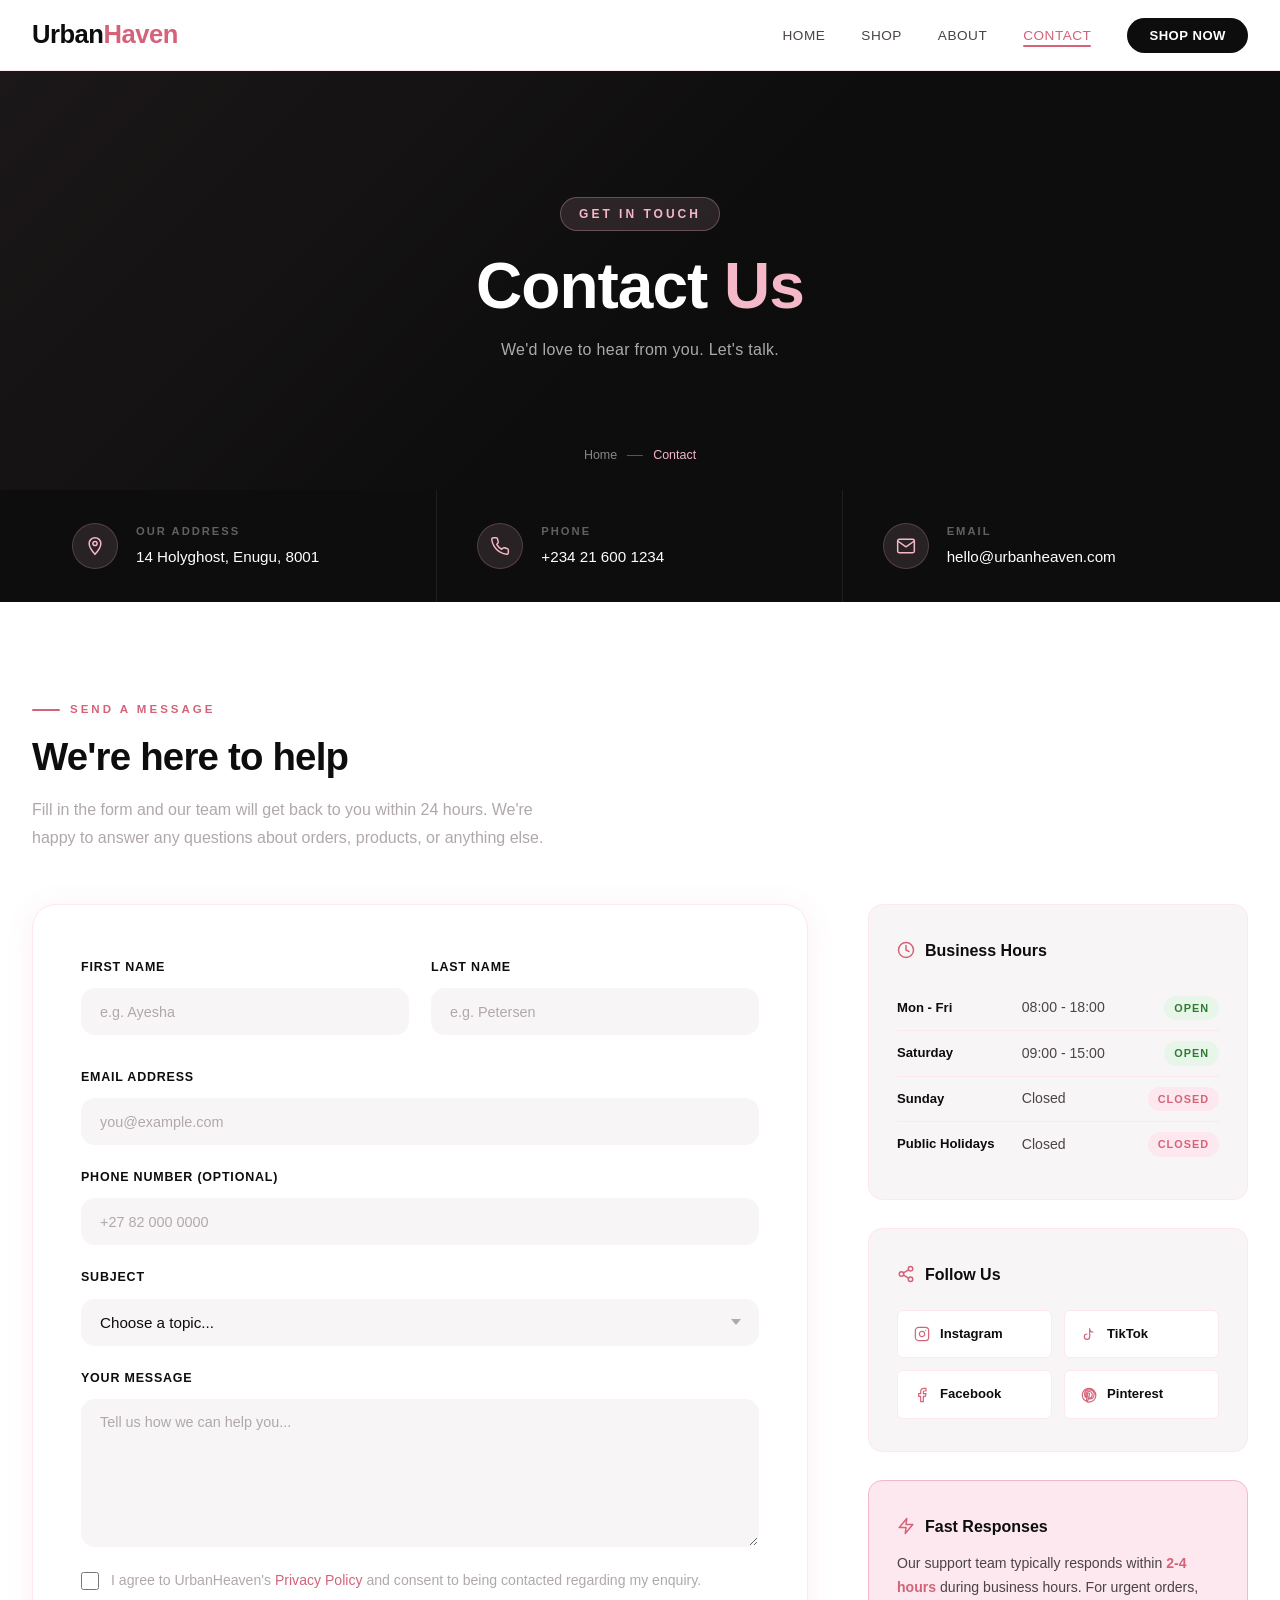
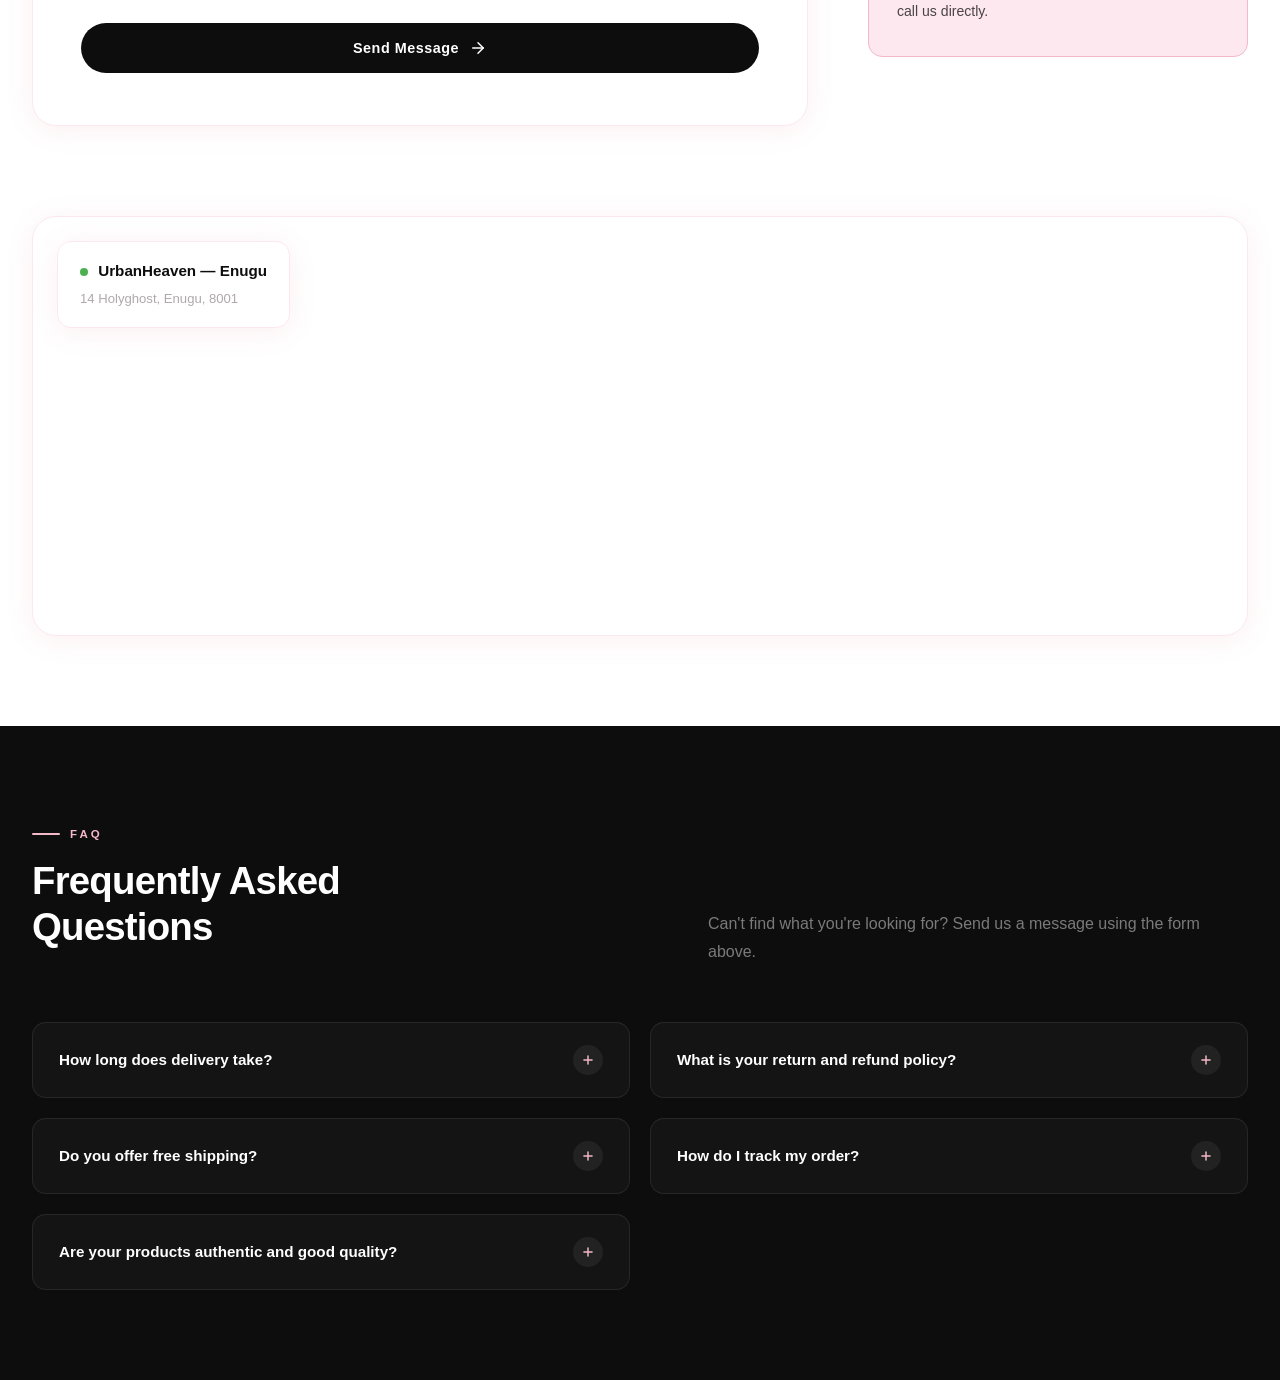
<file: contact.html>
<!DOCTYPE html>
<html lang="en">
<head>
    <meta charset="UTF-8">
    <meta name="viewport" content="width=device-width, initial-scale=1.0">
    <title>Document</title>
    <link rel="stylesheet" href="/css/contact.css">
</head>
<body>

    <body>

  <!-- ============================================================
       NAVIGATION
  ============================================================ -->
  <nav class="navbar" role="navigation" aria-label="Main navigation">
    <div class="nav-inner">
      <a href="index.html" class="nav-logo">Urban<span>Haven</span></a>

      <ul class="nav-links" role="list">
        <li><a href="index.html">Home</a></li>
        <li><a href="products.html">Shop</a></li>
        <li><a href="about.html">About</a></li>
        <li><a href="contact.html" class="active">Contact</a></li>
        <li><a href="products.html" class="nav-cta">Shop Now</a></li>
      </ul>

      <button class="nav-hamburger" aria-label="Open menu" aria-expanded="false" id="hamburgerBtn">
        <span></span>
        <span></span>
        <span></span>
      </button>
    </div>
  </nav>

  <!-- Mobile Menu -->
  <div class="mobile-menu" id="mobileMenu" role="dialog" aria-label="Mobile navigation">
    <a href="index.html">Home</a>
    <a href="products.html">Shop</a>
    <a href="about.html">About</a>
    <a href="contact.html">Contact</a>
  </div>

  <main id="main-content">

    <!-- ============================================================
         HERO
    ============================================================ -->
    <section class="hero" aria-label="Contact page hero">
      <div class="hero-bg" role="presentation" aria-hidden="true"></div>
      <div class="hero-content">
        <p class="hero-eyebrow">Get In Touch</p>
        <h1 class="hero-title">Contact <span>Us</span></h1>
        <p class="hero-subtitle">We'd love to hear from you. Let's talk.</p>
      </div>
      <nav class="breadcrumb" aria-label="Breadcrumb">
        <a href="index.html">Home</a>
        <span class="breadcrumb-sep" aria-hidden="true"></span>
        <span>Contact</span>
      </nav>
    </section>

    <!-- ============================================================
         QUICK INFO STRIP
    ============================================================ -->
    <div class="info-strip" aria-label="Quick contact information">
      <div class="info-strip-inner">

        <div class="info-strip-card">
          <div class="info-strip-icon" aria-hidden="true">
            <!-- Location pin icon -->
            <svg viewBox="0 0 24 24" aria-hidden="true">
              <path d="M12 2C8.13 2 5 5.13 5 9c0 5.25 7 13 7 13s7-7.75 7-13c0-3.87-3.13-7-7-7z"/>
              <circle cx="12" cy="9" r="2.5"/>
            </svg>
          </div>
          <div class="info-strip-text">
            <span class="info-strip-label">Our Address</span>
            <span class="info-strip-value">14 Holyghost, Enugu, 8001</span>
          </div>
        </div>

        <div class="info-strip-card">
          <div class="info-strip-icon" aria-hidden="true">
            <!-- Phone icon -->
            <svg viewBox="0 0 24 24" aria-hidden="true">
              <path d="M22 16.92v3a2 2 0 0 1-2.18 2 19.79 19.79 0 0 1-8.63-3.07 19.5 19.5 0 0 1-6-6 19.79 19.79 0 0 1-3.07-8.67A2 2 0 0 1 4.11 2h3a2 2 0 0 1 2 1.72c.127.96.361 1.903.7 2.81a2 2 0 0 1-.45 2.11L8.09 9.91a16 16 0 0 0 6 6l1.27-1.27a2 2 0 0 1 2.11-.45c.907.339 1.85.573 2.81.7A2 2 0 0 1 22 16.92z"/>
            </svg>
          </div>
          <div class="info-strip-text">
            <span class="info-strip-label">Phone</span>
            <span class="info-strip-value">
              <a href="tel:+27216001234">+234 21 600 1234</a>
            </span>
          </div>
        </div>

        <div class="info-strip-card">
          <div class="info-strip-icon" aria-hidden="true">
            <!-- Mail icon -->
            <svg viewBox="0 0 24 24" aria-hidden="true">
              <path d="M4 4h16c1.1 0 2 .9 2 2v12c0 1.1-.9 2-2 2H4c-1.1 0-2-.9-2-2V6c0-1.1.9-2 2-2z"/>
              <polyline points="22,6 12,13 2,6"/>
            </svg>
          </div>
          <div class="info-strip-text">
            <span class="info-strip-label">Email</span>
            <span class="info-strip-value">
              <a href="mailto:hello@urbanheaven.co.za">hello@urbanheaven.com</a>
            </span>
          </div>
        </div>

      </div>
    </div>

    <!-- ============================================================
         CONTACT FORM + SIDEBAR
    ============================================================ -->
    <section class="section" aria-labelledby="contact-heading">
      <div style="margin-bottom: 52px;">
        <p class="section-label" aria-hidden="true">Send A Message</p>
        <h2 class="section-title" id="contact-heading">We're here to help</h2>
        <p class="section-desc">
          Fill in the form and our team will get back to you within 24 hours.
          We're happy to answer any questions about orders, products, or anything else.
        </p>
      </div>

      <div class="contact-grid">

        <!-- Contact Form -->
        <div class="form-card">
          <form id="contactForm" novalidate aria-label="Contact form">

            <div class="form-row">
              <div class="form-group">
                <label for="fname">First Name</label>
                <input
                  type="text"
                  id="fname"
                  name="first_name"
                  placeholder="e.g. Ayesha"
                  autocomplete="given-name"
                  required
                  aria-required="true"
                />
              </div>
              <div class="form-group">
                <label for="lname">Last Name</label>
                <input
                  type="text"
                  id="lname"
                  name="last_name"
                  placeholder="e.g. Petersen"
                  autocomplete="family-name"
                  required
                  aria-required="true"
                />
              </div>
            </div>

            <div class="form-group">
              <label for="email">Email Address</label>
              <input
                type="email"
                id="email"
                name="email"
                placeholder="you@example.com"
                autocomplete="email"
                required
                aria-required="true"
              />
            </div>

            <div class="form-group">
              <label for="phone">Phone Number (optional)</label>
              <input
                type="tel"
                id="phone"
                name="phone"
                placeholder="+27 82 000 0000"
                autocomplete="tel"
              />
            </div>

            <div class="form-group">
              <label for="subject">Subject</label>
              <div class="select-wrap">
                <select id="subject" name="subject" required aria-required="true">
                  <option value="" disabled selected>Choose a topic...</option>
                  <option value="order">Order Enquiry</option>
                  <option value="return">Returns and Refunds</option>
                  <option value="shipping">Shipping Information</option>
                  <option value="product">Product Question</option>
                  <option value="collaboration">Brand Collaboration</option>
                  <option value="other">Other</option>
                </select>
              </div>
            </div>

            <div class="form-group" style="margin-bottom: 22px;">
              <label for="message">Your Message</label>
              <textarea
                id="message"
                name="message"
                placeholder="Tell us how we can help you..."
                required
                aria-required="true"
              ></textarea>
            </div>

            <div class="form-check">
              <input type="checkbox" id="privacy" name="privacy" required aria-required="true" />
              <p>
                I agree to UrbanHeaven's <a href="#">Privacy Policy</a> and consent to being
                contacted regarding my enquiry.
              </p>
            </div>

            <button type="submit" class="btn-submit" aria-label="Send your message">
              Send Message
              <!-- Arrow right icon -->
              <svg viewBox="0 0 24 24" aria-hidden="true">
                <line x1="5" y1="12" x2="19" y2="12"/>
                <polyline points="12,5 19,12 12,19"/>
              </svg>
            </button>
          </form>

          <!-- Success State -->
          <div class="form-success" id="formSuccess" role="status" aria-live="polite">
            <div class="form-success-icon" aria-hidden="true">
              <!-- Checkmark icon -->
              <svg viewBox="0 0 24 24" aria-hidden="true">
                <polyline points="20,6 9,17 4,12"/>
              </svg>
            </div>
            <h3>Message Sent!</h3>
            <p>
              Thank you for reaching out. Our team will be in touch within 24 hours.
            </p>
          </div>
        </div>

        <!-- Sidebar -->
        <aside class="sidebar" aria-label="Contact details">

          <!-- Business Hours -->
          <div class="sidebar-card">
            <h3 class="sidebar-card-title">
              <!-- Clock icon -->
              <svg viewBox="0 0 24 24" aria-hidden="true">
                <circle cx="12" cy="12" r="10"/>
                <polyline points="12,6 12,12 16,14"/>
              </svg>
              Business Hours
            </h3>
            <table class="hours-table" aria-label="Business hours">
              <tbody>
                <tr>
                  <td>Mon - Fri</td>
                  <td>08:00 - 18:00</td>
                  <td><span class="badge badge-open">Open</span></td>
                </tr>
                <tr>
                  <td>Saturday</td>
                  <td>09:00 - 15:00</td>
                  <td><span class="badge badge-open">Open</span></td>
                </tr>
                <tr>
                  <td>Sunday</td>
                  <td>Closed</td>
                  <td><span class="badge badge-closed">Closed</span></td>
                </tr>
                <tr>
                  <td>Public Holidays</td>
                  <td>Closed</td>
                  <td><span class="badge badge-closed">Closed</span></td>
                </tr>
              </tbody>
            </table>
          </div>

          <!-- Social Media -->
          <div class="sidebar-card">
            <h3 class="sidebar-card-title">
              <!-- Share icon -->
              <svg viewBox="0 0 24 24" aria-hidden="true">
                <circle cx="18" cy="5" r="3"/>
                <circle cx="6" cy="12" r="3"/>
                <circle cx="18" cy="19" r="3"/>
                <line x1="8.59" y1="13.51" x2="15.42" y2="17.49"/>
                <line x1="15.41" y1="6.51" x2="8.59" y2="10.49"/>
              </svg>
              Follow Us
            </h3>
            <div class="social-grid">

              <!-- Instagram -->
              <a href="#" class="social-link" aria-label="UrbanHeaven on Instagram">
                <svg viewBox="0 0 24 24" aria-hidden="true">
                  <rect x="2" y="2" width="20" height="20" rx="5" ry="5"/>
                  <path d="M16 11.37A4 4 0 1 1 12.63 8 4 4 0 0 1 16 11.37z"/>
                  <line x1="17.5" y1="6.5" x2="17.51" y2="6.5"/>
                </svg>
                Instagram
              </a>

              <!-- TikTok (represented with a music note shape) -->
              <a href="#" class="social-link" aria-label="UrbanHeaven on TikTok">
                <svg viewBox="0 0 24 24" aria-hidden="true">
                  <path d="M9 12a4 4 0 1 0 4 4V4a5 5 0 0 0 5 5"/>
                </svg>
                TikTok
              </a>

              <!-- Facebook -->
              <a href="#" class="social-link" aria-label="UrbanHeaven on Facebook">
                <svg viewBox="0 0 24 24" aria-hidden="true">
                  <path d="M18 2h-3a5 5 0 0 0-5 5v3H7v4h3v8h4v-8h3l1-4h-4V7a1 1 0 0 1 1-1h3z"/>
                </svg>
                Facebook
              </a>

              <!-- Pinterest -->
              <a href="#" class="social-link" aria-label="UrbanHeaven on Pinterest">
                <svg viewBox="0 0 24 24" aria-hidden="true">
                  <path d="M12 2C6.48 2 2 6.48 2 12c0 4.24 2.65 7.86 6.39 9.29-.09-.78-.17-1.98.03-2.83.19-.77 1.27-5.22 1.27-5.22s-.32-.65-.32-1.61c0-1.51.88-2.64 1.97-2.64.93 0 1.38.7 1.38 1.54 0 .94-.6 2.34-.91 3.64-.26 1.09.54 1.97 1.61 1.97 1.93 0 3.42-2.04 3.42-4.97 0-2.6-1.87-4.42-4.54-4.42-3.09 0-4.9 2.32-4.9 4.72 0 .93.36 1.93.81 2.48.09.11.1.2.07.31-.08.34-.27 1.09-.3 1.24-.05.2-.17.24-.38.14-1.41-.66-2.3-2.72-2.3-4.38 0-3.56 2.59-6.84 7.47-6.84 3.92 0 6.97 2.8 6.97 6.53 0 3.9-2.46 7.03-5.87 7.03-1.15 0-2.22-.6-2.59-1.3l-.7 2.62c-.26.97-.94 2.18-1.4 2.92.98.3 2.01.46 3.07.46 5.52 0 10-4.48 10-10S17.52 2 12 2z"/>
                </svg>
                Pinterest
              </a>

            </div>
          </div>

          <!-- Response time note -->
          <div class="sidebar-card" style="background: var(--clr-pink-light); border-color: var(--clr-pink);">
            <h3 class="sidebar-card-title" style="margin-bottom: 12px;">
              <!-- Lightning bolt -->
              <svg viewBox="0 0 24 24" aria-hidden="true" style="stroke: var(--clr-pink-dark);">
                <polygon points="13,2 3,14 12,14 11,22 21,10 12,10 13,2"/>
              </svg>
              Fast Responses
            </h3>
            <p style="font-size: 0.88rem; color: var(--clr-grey-text); line-height: 1.7;">
              Our support team typically responds within
              <strong style="color: var(--clr-pink-dark);">2-4 hours</strong>
              during business hours. For urgent orders, call us directly.
            </p>
          </div>

        </aside>
      </div>
    </section>

    <!-- ============================================================
         GOOGLE MAPS EMBED
    ============================================================ -->
    <div class="map-section" aria-label="Store location map">
      <div class="map-wrapper">
        <div class="map-tag" aria-label="Store location details">
          <p class="map-tag-name">
            <span class="map-tag-dot" aria-hidden="true"></span>
            UrbanHeaven — Enugu
          </p>
          <p class="map-tag-addr">14 Holyghost, Enugu, 8001</p>
        </div>
        <iframe
          src="https://www.google.com/maps/embed?pb=!1m18!1m12!1m3!1d13258.69456793706!2d18.408655!3d-33.924869!2m3!1f0!2f0!3f0!3m2!1i1024!2i768!4f13.1!3m3!1m2!1s0x1dcc5da4ad9c1a05%3A0x5229e8ef0f0c2f4a!2sCape%20Town%20City%20Centre%2C%20Cape%20Town%2C%208001!5e0!3m2!1sen!2sza!4v1680000000000"
          allowfullscreen=""
          loading="lazy"
          referrerpolicy="no-referrer-when-downgrade"
          title="UrbanHeaven store location on Google Maps"
        ></iframe>
      </div>
    </div>

    <!-- ============================================================
         FAQ SECTION
    ============================================================ -->
    <section class="faq-section" aria-labelledby="faq-heading">
      <div class="faq-inner">
        <div class="faq-header">
          <div>
            <p class="section-label" aria-hidden="true">FAQ</p>
            <h2 class="section-title" id="faq-heading">Frequently Asked<br/>Questions</h2>
          </div>
          <p class="section-desc">
            Can't find what you're looking for? Send us a message using the form above.
          </p>
        </div>

        <div class="faq-grid" role="list">

          <details class="faq-item" role="listitem">
            <summary>
              How long does delivery take?
              <span class="faq-icon" aria-hidden="true">
                <!-- Plus icon -->
                <svg viewBox="0 0 24 24"><line x1="12" y1="5" x2="12" y2="19"/><line x1="5" y1="12" x2="19" y2="12"/></svg>
              </span>
            </summary>
            <p class="faq-body">
              Standard delivery within Nigeria takes 3-5 business days. Express shipping
              (1-2 business days) is available at checkout for an additional fee. International
              orders may take 7-14 business days depending on your location.
            </p>
          </details>

          <details class="faq-item" role="listitem">
            <summary>
              What is your return and refund policy?
              <span class="faq-icon" aria-hidden="true">
                <svg viewBox="0 0 24 24"><line x1="12" y1="5" x2="12" y2="19"/><line x1="5" y1="12" x2="19" y2="12"/></svg>
              </span>
            </summary>
            <p class="faq-body">
              We offer a hassle-free 30-day return policy. Items must be in their original
              condition with tags attached. Simply contact us with your order number and reason
              for return, and we'll arrange a collection or drop-off point near you. Refunds are
              processed within 5-7 business days.
            </p>
          </details>

          <details class="faq-item" role="listitem">
            <summary>
              Do you offer free shipping?
              <span class="faq-icon" aria-hidden="true">
                <svg viewBox="0 0 24 24"><line x1="12" y1="5" x2="12" y2="19"/><line x1="5" y1="12" x2="19" y2="12"/></svg>
              </span>
            </summary>
            <p class="faq-body">
              Yes! We offer free standard shipping on all orders over N50,000 within Nigeria.
              Orders below N50,000 attract a flat shipping fee of N2000. We periodically run free
              shipping promotions for all orders — subscribe to our newsletter to be notified.
            </p>
          </details>

          <details class="faq-item" role="listitem">
            <summary>
              How do I track my order?
              <span class="faq-icon" aria-hidden="true">
                <svg viewBox="0 0 24 24"><line x1="12" y1="5" x2="12" y2="19"/><line x1="5" y1="12" x2="19" y2="12"/></svg>
              </span>
            </summary>
            <p class="faq-body">
              Once your order is dispatched, you'll receive a confirmation email with a tracking
              number. You can use this number on our courier partner's website to track your
              parcel in real time. If you experience any issues with tracking, contact us
              directly and we'll assist immediately.
            </p>
          </details>

          <details class="faq-item" role="listitem">
            <summary>
              Are your products authentic and good quality?
              <span class="faq-icon" aria-hidden="true">
                <svg viewBox="0 0 24 24"><line x1="12" y1="5" x2="12" y2="19"/><line x1="5" y1="12" x2="19" y2="12"/></svg>
              </span>
            </summary>
            <p class="faq-body">
              Absolutely. At UrbanHeaven, we source every product directly from verified
              suppliers and brands. We perform quality checks before dispatching orders. If you
              ever receive a product that doesn't meet our quality standards, we will replace it
              o... (8 KB left)

</body>
</html>
</file>
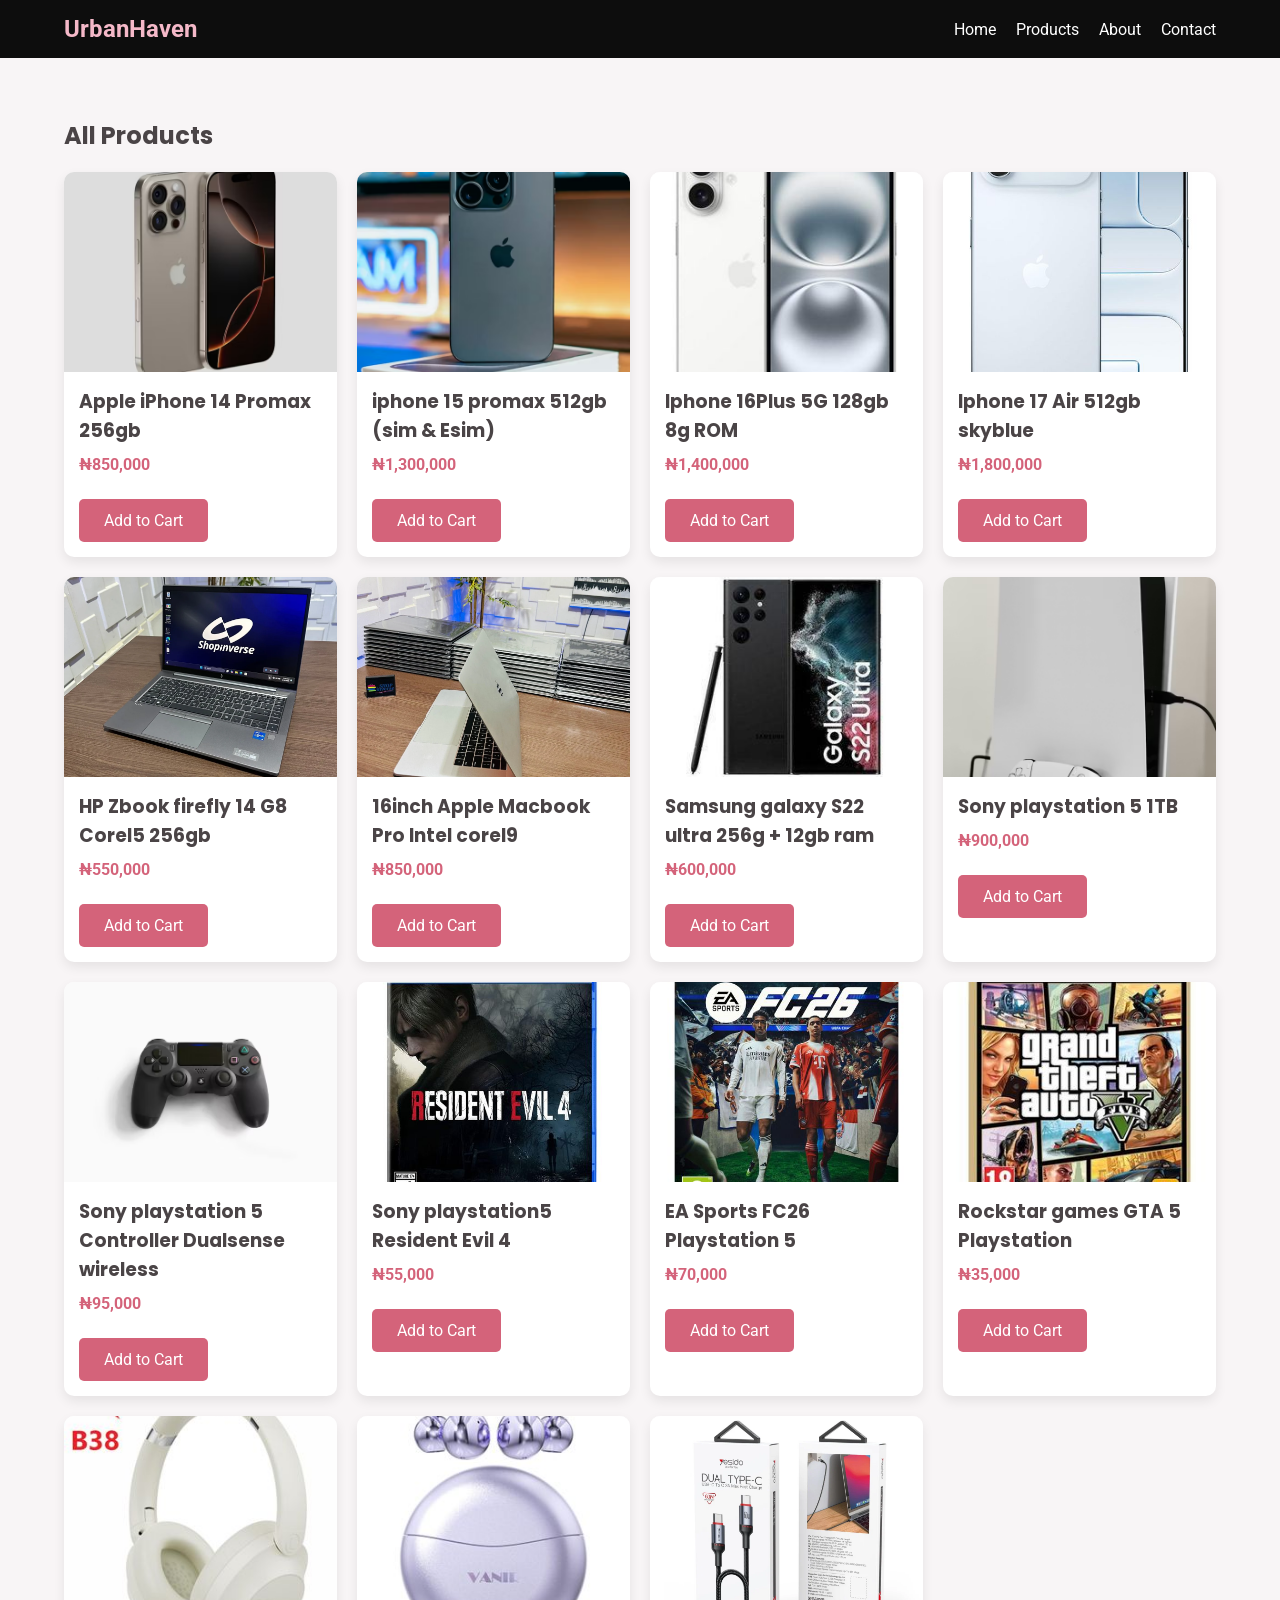
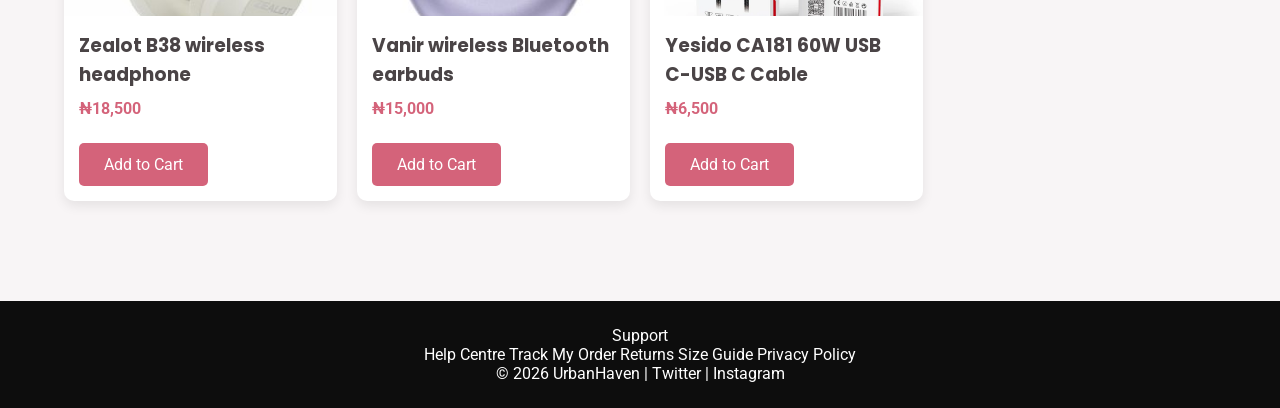
<file: products.html>
<!-- products.html -->
<!DOCTYPE html>
<html lang="en">
<head>
<meta charset="UTF-8">
<meta name="viewport" content="width=device-width, initial-scale=1.0">
<title>Products - UrbanHaven</title>
<link rel="stylesheet" href="/css/style.css">
</head>
<body>

<header>
  <div class="container navbar">
    <div class="logo">UrbanHaven</div>
    <nav>
      <ul>
        <li><a href="index.html">Home</a></li>
        <li><a href="products.html">Products</a></li>
        <li><a href="about.html">About</a></li>
        <li><a href="contact.html">Contact</a></li>
      </ul>
    </nav>
  </div>
</header>

<section class="section container">
  <h1>All Products</h1>
  <br>

  <div class="grid">

    <div class="card">
      <img src="images/iphone 14.avif" alt="Smartphones">
      <div class="card-content">
        <h3>Apple iPhone 14 Promax 256gb</h3>
        <p class="price">₦850,000</p>
        <a href="#" class="btn">Add to Cart</a>
      </div>
    </div>

    <div class="card">
      <img src="images/iphone 15 new.avif" alt="Smartphones">
      <div class="card-content">
        <h3>iphone 15 promax 512gb (sim & Esim)</h3>
        <p class="price">₦1,300,000</p>
        <a href="#" class="btn">Add to Cart</a>
      </div>
    </div>

    <div class="card">
      <img src="images/iphone 16 plus.jpg" alt="Smartphones">
      <div class="card-content">
        <h3>Iphone 16Plus 5G 128gb 8g ROM</h3>
        <p class="price">₦1,400,000</p>
        <a href="#" class="btn">Add to Cart</a>
      </div>
    </div>
    
    <div class="card">
      <img src="images/iphone 17 air.jpg" alt="Smartphones">
      <div class="card-content">
        <h3>Iphone 17 Air 512gb skyblue</h3>
        <p class="price">₦1,800,000</p>
        <a href="#" class="btn">Add to Cart</a>
      </div>
    </div>

    
    <div class="card">
      <img src="images/hp zbook firefly.webp" alt="laptop">
      <div class="card-content">
        <h3>HP Zbook firefly 14 G8 CoreI5 256gb</h3>
        <p class="price">₦550,000</p>
        <a href="#" class="btn">Add to Cart</a>
      </div>
    </div>

    
    <div class="card">
      <img src="images/16 inch macbook.webp" alt="laptop">
      <div class="card-content">
        <h3>16inch Apple Macbook Pro Intel coreI9</h3>
        <p class="price">₦850,000</p>
        <a href="#" class="btn">Add to Cart</a>
      </div>
    </div>

    
    <div class="card">
      <img src="images/samsung.jpg" alt="Smartphones">
      <div class="card-content">
        <h3>Samsung galaxy S22 ultra 256g + 12gb ram</h3>
        <p class="price">₦600,000</p>
        <a href="#" class="btn">Add to Cart</a>
      </div>
    </div>

    
    <div class="card">
      <img src="images/playstation 5.avif" alt="gaming">
      <div class="card-content">
        <h3>Sony playstation 5 1TB</h3>
        <p class="price">₦900,000</p>
        <a href="#" class="btn">Add to Cart</a>
      </div>
    </div>

    
    <div class="card">
      <img src="images/playstation 5 controller.avif" alt="gaming">
      <div class="card-content">
        <h3>Sony playstation 5 Controller Dualsense wireless</h3>
        <p class="price">₦95,000</p>
        <a href="#" class="btn">Add to Cart</a>
      </div>
    </div>

    
    <div class="card">
      <img src="images/playstation resident evil 4.jpg" alt="gaming">
      <div class="card-content">
        <h3>Sony playstation5 Resident Evil 4</h3>
        <p class="price">₦55,000</p>
        <a href="#" class="btn">Add to Cart</a>
      </div>
    </div>

    
    <div class="card">
      <img src="images/fifa 2026.jpg" alt="Tablet">
      <div class="card-content">
        <h3>EA Sports FC26 Playstation 5</h3>
        <p class="price">₦70,000</p>
        <a href="#" class="btn">Add to Cart</a>
      </div>
    </div>

    
    <div class="card">
      <img src="images/gta 5.jpg" alt="gaming">
      <div class="card-content">
        <h3>Rockstar games GTA 5 Playstation</h3>
        <p class="price">₦35,000</p>
        <a href="#" class="btn">Add to Cart</a>
      </div>
    </div>

    
    <div class="card">
      <img src="images/zealot headphone.jpg" alt="Tablet">
      <div class="card-content">
        <h3>Zealot B38 wireless headphone</h3>
        <p class="price">₦18,500</p>
        <a href="#" class="btn">Add to Cart</a>
      </div>
    </div>

    <div class="card">
      <img src="images/Vanir headset.jpg" alt="Headphones">
      <div class="card-content">
        <h3>Vanir wireless Bluetooth earbuds</h3>
        <p class="price">₦15,000</p>
        <a href="#" class="btn">Add to Cart</a>
      </div>
    </div>

    <div class="card">
      <img src="images/usb cable.webp" alt="Laptop">
      <div class="card-content">
        <h3>Yesido CA181 60W USB C-USB C Cable</h3>
        <p class="price">₦6,500</p>
        <a href="#" class="btn">Add to Cart</a>
      </div>
      
    </div>

  </div>
</section>

<footer>
   <div>
          <p class="footer-col-title">Support</p>
          <nav class="footer-links" aria-label="Support and policy links">
            <a href="contact.html">Help Centre</a>
            <a href="#">Track My Order</a>
            <a href="#">Returns</a>
            <a href="#">Size Guide</a>
            <a href="#">Privacy Policy</a>
          </nav>
        </div>
  <p>© 2026 UrbanHaven | Twitter | Instagram</p>

</footer>

</body>
</html>
</file>
<file: css/contact.css>
/* ============================================================
       CSS CUSTOM PROPERTIES — UrbanHeaven Brand
    ============================================================ */
    :root {
      --clr-black:      #0d0d0d;
      --clr-white:      #ffffff;
      --clr-pink:       #f4b8c8;
      --clr-pink-light: #fce8ee;
      --clr-pink-mid:   #e8909f;
      --clr-pink-dark:  #d4637a;
      --clr-grey-soft:  #f8f5f6;
      --clr-grey-mid:   #b0a8ab;
      --clr-grey-text:  #4a4446;

      --ff-heading: 'Poppins', sans-serif;
      --ff-body:    'Open Sans', sans-serif;

      --radius-sm:  6px;
      --radius-md:  14px;
      --radius-lg:  24px;
      --radius-xl:  40px;

      --shadow-card:  0 4px 28px rgba(212, 99, 122, 0.10);
      --shadow-hover: 0 12px 40px rgba(212, 99, 122, 0.22);

      --transition: 0.3s cubic-bezier(0.4, 0, 0.2, 1);
    }

    /* ============================================================
       RESET & BASE
    ============================================================ */
    *, *::before, *::after {
      box-sizing: border-box;
      margin: 0;
      padding: 0;
    }

    html {
      scroll-behavior: smooth;
      font-size: 16px;
    }

    body {
      font-family: var(--ff-body);
      background-color: var(--clr-white);
      color: var(--clr-grey-text);
      line-height: 1.7;
      -webkit-font-smoothing: antialiased;
    }

    img {
      max-width: 100%;
      display: block;
    }

    a {
      text-decoration: none;
      color: inherit;
    }

    ul {
      list-style: none;
    }

    /* ============================================================
       NAVIGATION
    ============================================================ */
    .navbar {
      position: fixed;
      top: 0;
      left: 0;
      width: 100%;
      z-index: 1000;
      background: rgba(255, 255, 255, 0.96);
      backdrop-filter: blur(12px);
      -webkit-backdrop-filter: blur(12px);
      border-bottom: 1px solid var(--clr-pink-light);
    }

    .nav-inner {
      max-width: 1280px;
      margin: 0 auto;
      padding: 0 32px;
      height: 70px;
      display: flex;
      align-items: center;
      justify-content: space-between;
    }

    .nav-logo {
      font-family: var(--ff-heading);
      font-size: 1.6rem;
      font-weight: 800;
      letter-spacing: -0.5px;
      color: var(--clr-black);
    }

    .nav-logo span {
      color: var(--clr-pink-dark);
    }

    .nav-links {
      display: flex;
      gap: 36px;
      align-items: center;
    }

    .nav-links a {
      font-family: var(--ff-heading);
      font-size: 0.85rem;
      font-weight: 500;
      letter-spacing: 0.5px;
      text-transform: uppercase;
      color: var(--clr-grey-text);
      transition: color var(--transition);
      position: relative;
    }

    .nav-links a::after {
      content: '';
      position: absolute;
      bottom: -4px;
      left: 0;
      width: 0;
      height: 2px;
      background: var(--clr-pink-dark);
      border-radius: 2px;
      transition: width var(--transition);
    }

    .nav-links a:hover { color: var(--clr-black); }
    .nav-links a:hover::after { width: 100%; }

    .nav-links a.active {
      color: var(--clr-pink-dark);
    }

    .nav-links a.active::after {
      width: 100%;
    }

    .nav-cta {
      background: var(--clr-black) !important;
      color: var(--clr-white) !important;
      padding: 10px 22px;
      border-radius: var(--radius-xl);
      font-size: 0.82rem !important;
      font-weight: 600 !important;
      transition: background var(--transition), transform var(--transition) !important;
    }

    .nav-cta::after { display: none !important; }

    .nav-cta:hover {
      background: var(--clr-pink-dark) !important;
      transform: translateY(-1px);
    }

    .nav-hamburger {
      display: none;
      flex-direction: column;
      gap: 5px;
      cursor: pointer;
      background: none;
      border: none;
      padding: 4px;
    }

    .nav-hamburger span {
      display: block;
      width: 24px;
      height: 2px;
      background: var(--clr-black);
      border-radius: 2px;
      transition: var(--transition);
    }

    .mobile-menu {
      display: none;
      position: fixed;
      top: 70px;
      left: 0;
      width: 100%;
      background: var(--clr-white);
      border-top: 1px solid var(--clr-pink-light);
      padding: 24px 32px;
      flex-direction: column;
      gap: 20px;
      z-index: 999;
      box-shadow: 0 8px 30px rgba(0,0,0,0.08);
    }

    .mobile-menu.open {
      display: flex;
    }

    .mobile-menu a {
      font-family: var(--ff-heading);
      font-size: 1rem;
      font-weight: 500;
      color: var(--clr-grey-text);
      padding: 8px 0;
      border-bottom: 1px solid var(--clr-pink-light);
      transition: color var(--transition);
    }

    .mobile-menu a:hover { color: var(--clr-pink-dark); }

    /* ============================================================
       PAGE HERO
    ============================================================ */
    .hero {
      position: relative;
      margin-top: 70px;
      height: 420px;
      display: flex;
      align-items: center;
      justify-content: center;
      overflow: hidden;
      background-color: var(--clr-black);
    }

    .hero-bg {
      position: absolute;
      inset: 0;
      background-image: url('https://images.unsplash.com/photo-1524758631624-e2822e304c36?w=1600&auto=format&fit=crop&q=80');
      background-size: cover;
      background-position: center 30%;
      opacity: 0.35;
      transform: scale(1.05);
      animation: heroZoom 8s ease-out forwards;
    }

    @keyframes heroZoom {
      from { transform: scale(1.05); }
      to   { transform: scale(1.0); }
    }

    /* Pink grain overlay */
    .hero-bg::after {
      content: '';
      position: absolute;
      inset: 0;
      background: linear-gradient(135deg, rgba(244,184,200,0.18) 0%, transparent 60%);
    }

    .hero-content {
      position: relative;
      z-index: 1;
      text-align: center;
      animation: fadeUp 0.8s ease-out both;
    }

    @keyframes fadeUp {
      from { opacity: 0; transform: translateY(28px); }
      to   { opacity: 1; transform: translateY(0); }
    }

    .hero-eyebrow {
      display: inline-block;
      font-family: var(--ff-heading);
      font-size: 0.75rem;
      font-weight: 600;
      letter-spacing: 3px;
      text-transform: uppercase;
      color: var(--clr-pink);
      background: rgba(244, 184, 200, 0.12);
      border: 1px solid rgba(244, 184, 200, 0.3);
      border-radius: var(--radius-xl);
      padding: 6px 18px;
      margin-bottom: 20px;
    }

    .hero-title {
      font-family: var(--ff-heading);
      font-size: clamp(2.4rem, 5vw, 4rem);
      font-weight: 800;
      color: var(--clr-white);
      letter-spacing: -1px;
      line-height: 1.1;
    }

    .hero-title span {
      color: var(--clr-pink);
    }

    .hero-subtitle {
      margin-top: 14px;
      font-size: 1rem;
      color: rgba(255,255,255,0.65);
      font-weight: 300;
      letter-spacing: 0.3px;
    }

    /* Breadcrumb */
    .breadcrumb {
      position: absolute;
      bottom: 24px;
      left: 50%;
      transform: translateX(-50%);
      display: flex;
      align-items: center;
      gap: 10px;
      font-family: var(--ff-heading);
      font-size: 0.78rem;
      color: rgba(255,255,255,0.5);
    }

    .breadcrumb a {
      color: rgba(255,255,255,0.5);
      transition: color var(--transition);
    }

    .breadcrumb a:hover { color: var(--clr-pink); }

    .breadcrumb-sep {
      width: 16px;
      height: 1px;
      background: rgba(255,255,255,0.3);
    }

    .breadcrumb span:last-child {
      color: var(--clr-pink);
    }

    /* ============================================================
       SECTION UTILITIES
    ============================================================ */
    .section {
      padding: 90px 32px;
      max-width: 1280px;
      margin: 0 auto;
    }

    .section-label {
      display: inline-flex;
      align-items: center;
      gap: 10px;
      font-family: var(--ff-heading);
      font-size: 0.72rem;
      font-weight: 700;
      letter-spacing: 3px;
      text-transform: uppercase;
      color: var(--clr-pink-dark);
      margin-bottom: 14px;
    }

    .section-label::before {
      content: '';
      display: block;
      width: 28px;
      height: 2px;
      background: var(--clr-pink-dark);
      border-radius: 2px;
    }

    .section-title {
      font-family: var(--ff-heading);
      font-size: clamp(1.8rem, 3vw, 2.6rem);
      font-weight: 800;
      color: var(--clr-black);
      letter-spacing: -0.8px;
      line-height: 1.2;
      margin-bottom: 16px;
    }

    .section-desc {
      font-size: 1rem;
      color: var(--clr-grey-mid);
      max-width: 540px;
      line-height: 1.75;
    }

    /* ============================================================
       CONTACT INFO STRIP (quick cards under hero)
    ============================================================ */
    .info-strip {
      background: var(--clr-black);
      padding: 0 32px;
    }

    .info-strip-inner {
      max-width: 1280px;
      margin: 0 auto;
      display: grid;
      grid-template-columns: repeat(3, 1fr);
      gap: 0;
    }

    .info-strip-card {
      display: flex;
      align-items: center;
      gap: 18px;
      padding: 32px 40px;
      border-right: 1px solid rgba(255,255,255,0.07);
      transition: background var(--transition);
    }

    .info-strip-card:last-child {
      border-right: none;
    }

    .info-strip-card:hover {
      background: rgba(244,184,200,0.06);
    }

    .info-strip-icon {
      width: 46px;
      height: 46px;
      background: rgba(244,184,200,0.12);
      border: 1px solid rgba(244,184,200,0.2);
      border-radius: 50%;
      display: flex;
      align-items: center;
      justify-content: center;
      flex-shrink: 0;
    }

    .info-strip-icon svg {
      width: 20px;
      height: 20px;
      stroke: var(--clr-pink);
      fill: none;
      stroke-width: 1.8;
      stroke-linecap: round;
      stroke-linejoin: round;
    }

    .info-strip-text {
      display: flex;
      flex-direction: column;
    }

    .info-strip-label {
      font-family: var(--ff-heading);
      font-size: 0.7rem;
      font-weight: 600;
      letter-spacing: 2px;
      text-transform: uppercase;
      color: rgba(255,255,255,0.35);
      margin-bottom: 3px;
    }

    .info-strip-value {
      font-family: var(--ff-heading);
      font-size: 0.95rem;
      font-weight: 500;
      color: var(--clr-white);
    }

    .info-strip-value a {
      color: var(--clr-white);
      transition: color var(--transition);
    }

    .info-strip-value a:hover {
      color: var(--clr-pink);
    }

    /* ============================================================
       MAIN CONTACT SECTION — FORM + SIDEBAR
    ============================================================ */
    .contact-grid {
      display: grid;
      grid-template-columns: 1fr 380px;
      gap: 60px;
      align-items: start;
    }

    /* --- Contact Form --- */
    .form-card {
      background: var(--clr-white);
      border: 1px solid var(--clr-pink-light);
      border-radius: var(--radius-lg);
      padding: 52px 48px;
      box-shadow: var(--shadow-card);
    }

    .form-row {
      display: grid;
      grid-template-columns: 1fr 1fr;
      gap: 22px;
    }

    .form-group {
      display: flex;
      flex-direction: column;
      margin-bottom: 22px;
    }

    .form-group:last-of-type {
      margin-bottom: 32px;
    }

    .form-group label {
      font-family: var(--ff-heading);
      font-size: 0.78rem;
      font-weight: 600;
      letter-spacing: 0.8px;
      text-transform: uppercase;
      color: var(--clr-black);
      margin-bottom: 10px;
    }

    .form-group input,
    .form-group select,
    .form-group textarea {
      font-family: var(--ff-body);
      font-size: 0.95rem;
      color: var(--clr-black);
      background: var(--clr-grey-soft);
      border: 1.5px solid transparent;
      border-radius: var(--radius-md);
      padding: 14px 18px;
      outline: none;
      transition: border-color var(--transition), box-shadow var(--transition), background var(--transition);
      appearance: none;
      -webkit-appearance: none;
    }

    .form-group input::placeholder,
    .form-group textarea::placeholder {
      color: var(--clr-grey-mid);
      font-size: 0.9rem;
    }

    .form-group input:focus,
    .form-group select:focus,
    .form-group textarea:focus {
      border-color: var(--clr-pink-dark);
      background: var(--clr-white);
      box-shadow: 0 0 0 4px rgba(212, 99, 122, 0.10);
    }

    .form-group textarea {
      resize: vertical;
      min-height: 148px;
    }

    /* Select arrow */
    .select-wrap {
      position: relative;
    }

    .select-wrap::after {
      content: '';
      position: absolute;
      right: 18px;
      top: 50%;
      transform: translateY(-50%);
      width: 0;
      height: 0;
      border-left: 5px solid transparent;
      border-right: 5px solid transparent;
      border-top: 6px solid var(--clr-grey-mid);
      pointer-events: none;
    }

    .select-wrap select {
      width: 100%;
      cursor: pointer;
      padding-right: 40px;
    }

    /* Checkbox */
    .form-check {
      display: flex;
      align-items: flex-start;
      gap: 12px;
      margin-bottom: 32px;
    }

    .form-check input[type="checkbox"] {
      width: 18px;
      height: 18px;
      border-radius: 4px;
      border: 1.5px solid var(--clr-pink-mid);
      background: var(--clr-grey-soft);
      cursor: pointer;
      flex-shrink: 0;
      margin-top: 3px;
      accent-color: var(--clr-pink-dark);
    }

    .form-check p {
      font-size: 0.88rem;
      color: var(--clr-grey-mid);
      line-height: 1.6;
    }

    .form-check a {
      color: var(--clr-pink-dark);
      font-weight: 500;
      border-bottom: 1px solid transparent;
      transition: border-color var(--transition);
    }

    .form-check a:hover { border-bottom-color: var(--clr-pink-dark); }

    .btn-submit {
      display: inline-flex;
      align-items: center;
      gap: 10px;
      font-family: var(--ff-heading);
      font-size: 0.9rem;
      font-weight: 600;
      letter-spacing: 0.5px;
      color: var(--clr-white);
      background: var(--clr-black);
      border: none;
      border-radius: var(--radius-xl);
      padding: 16px 38px;
      cursor: pointer;
      transition: background var(--transition), transform var(--transition), box-shadow var(--transition);
      width: 100%;
      justify-content: center;
    }

    .btn-submit svg {
      width: 18px;
      height: 18px;
      stroke: currentColor;
      fill: none;
      stroke-width: 2;
      stroke-linecap: round;
      stroke-linejoin: round;
      transition: transform var(--transition);
    }

    .btn-submit:hover {
      background: var(--clr-pink-dark);
      transform: translateY(-2px);
      box-shadow: 0 10px 30px rgba(212, 99, 122, 0.3);
    }

    .btn-submit:hover svg {
      transform: translateX(4px);
    }

    .form-success {
      display: none;
      text-align: center;
      padding: 40px 20px;
      animation: fadeUp 0.5s ease-out;
    }

    .form-success-icon {
      width: 64px;
      height: 64px;
      background: var(--clr-pink-light);
      border-radius: 50%;
      display: flex;
      align-items: center;
      justify-content: center;
      margin: 0 auto 20px;
    }

    .form-success-icon svg {
      width: 30px;
      height: 30px;
      stroke: var(--clr-pink-dark);
      fill: none;
      stroke-width: 2.5;
      stroke-linecap: round;
      stroke-linejoin: round;
    }

    .form-success h3 {
      font-family: var(--ff-heading);
      font-size: 1.5rem;
      font-weight: 700;
      color: var(--clr-black);
      margin-bottom: 10px;
    }

    .form-success p {
      color: var(--clr-grey-mid);
      font-size: 0.95rem;
    }

    /* --- Sidebar --- */
    .sidebar {
      display: flex;
      flex-direction: column;
      gap: 28px;
    }

    .sidebar-card {
      background: var(--clr-grey-soft);
      border: 1px solid var(--clr-pink-light);
      border-radius: var(--radius-md);
      padding: 32px 28px;
      transition: box-shadow var(--transition);
    }

    .sidebar-card:hover {
      box-shadow: var(--shadow-card);
    }

    .sidebar-card-title {
      font-family: var(--ff-heading);
      font-size: 1rem;
      font-weight: 700;
      color: var(--clr-black);
      margin-bottom: 22px;
      display: flex;
      align-items: center;
      gap: 10px;
    }

    .sidebar-card-title svg {
      width: 18px;
      height: 18px;
      stroke: var(--clr-pink-dark);
      fill: none;
      stroke-width: 2;
      stroke-linecap: round;
      stroke-linejoin: round;
    }

    /* Hours table */
    .hours-table {
      width: 100%;
      border-collapse: collapse;
    }

    .hours-table tr {
      border-bottom: 1px solid var(--clr-pink-light);
    }

    .hours-table tr:last-child {
      border-bottom: none;
    }

    .hours-table td {
      padding: 10px 0;
      font-size: 0.88rem;
      color: var(--clr-grey-text);
    }

    .hours-table td:first-child {
      font-weight: 600;
      color: var(--clr-black);
      font-family: var(--ff-heading);
      font-size: 0.82rem;
    }

    .hours-table td:last-child {
      text-align: right;
    }

    .badge {
      display: inline-block;
      font-family: var(--ff-heading);
      font-size: 0.68rem;
      font-weight: 700;
      letter-spacing: 1px;
      text-transform: uppercase;
      padding: 3px 10px;
      border-radius: 20px;
    }

    .badge-open {
      background: #e8f5e9;
      color: #2e7d32;
    }

    .badge-closed {
      background: #fce8ee;
      color: var(--clr-pink-dark);
    }

    /* Social links */
    .social-grid {
      display: grid;
      grid-template-columns: 1fr 1fr;
      gap: 12px;
    }

    .social-link {
      display: flex;
      align-items: center;
      gap: 10px;
      padding: 12px 16px;
      border-radius: var(--radius-sm);
      border: 1px solid var(--clr-pink-light);
      background: var(--clr-white);
      font-family: var(--ff-heading);
      font-size: 0.82rem;
      font-weight: 600;
      color: var(--clr-black);
      transition: background var(--transition), border-color var(--transition), color var(--transition), transform var(--transition);
      cursor: pointer;
    }

    .social-link:hover {
      background: var(--clr-black);
      border-color: var(--clr-black);
      color: var(--clr-white);
      transform: translateY(-2px);
    }

    .social-link:hover svg {
      stroke: var(--clr-pink);
    }

    .social-link svg {
      width: 16px;
      height: 16px;
      stroke: var(--clr-pink-dark);
      fill: none;
      stroke-width: 1.8;
      stroke-linecap: round;
      stroke-linejoin: round;
      transition: stroke var(--transition);
    }

    /* ============================================================
       MAP SECTION
    ============================================================ */
    .map-section {
      padding: 0 32px 90px;
      max-width: 1280px;
      margin: 0 auto;
    }

    .map-wrapper {
      position: relative;
      border-radius: var(--radius-lg);
      overflow: hidden;
      height: 420px;
      border: 1px solid var(--clr-pink-light);
      box-shadow: var(--shadow-card);
    }

    .map-wrapper iframe {
      width: 100%;
      height: 100%;
      border: none;
      filter: grayscale(15%) contrast(1.05);
    }

    /* Map overlay tag */
    .map-tag {
      position: absolute;
      top: 24px;
      left: 24px;
      background: var(--clr-white);
      border: 1px solid var(--clr-pink-light);
      border-radius: var(--radius-md);
      padding: 16px 22px;
      box-shadow: var(--shadow-card);
      z-index: 2;
    }

    .map-tag-name {
      font-family: var(--ff-heading);
      font-size: 0.95rem;
      font-weight: 700;
      color: var(--clr-black);
      margin-bottom: 4px;
    }

    .map-tag-addr {
      font-size: 0.82rem;
      color: var(--clr-grey-mid);
    }

    .map-tag-dot {
      display: inline-block;
      width: 8px;
      height: 8px;
      background: #4caf50;
      border-radius: 50%;
      margin-right: 6px;
      vertical-align: middle;
      animation: pulse-dot 1.5s infinite;
    }

    @keyframes pulse-dot {
      0%, 100% { box-shadow: 0 0 0 0 rgba(76,175,80,0.4); }
      50%       { box-shadow: 0 0 0 6px rgba(76,175,80,0); }
    }

    /* ============================================================
       FAQ SECTION
    ============================================================ */
    .faq-section {
      background: var(--clr-black);
      padding: 90px 32px;
    }

    .faq-inner {
      max-width: 1280px;
      margin: 0 auto;
    }

    .faq-header {
      display: flex;
      align-items: flex-end;
      justify-content: space-between;
      margin-bottom: 56px;
      flex-wrap: wrap;
      gap: 24px;
    }

    .faq-section .section-label {
      color: var(--clr-pink);
    }

    .faq-section .section-label::before {
      background: var(--clr-pink);
    }

    .faq-section .section-title {
      color: var(--clr-white);
    }

    .faq-section .section-desc {
      color: rgba(255,255,255,0.45);
    }

    .faq-grid {
      display: grid;
      grid-template-columns: 1fr 1fr;
      gap: 20px;
    }

    details.faq-item {
      border: 1px solid rgba(255,255,255,0.08);
      border-radius: var(--radius-md);
      background: rgba(255,255,255,0.03);
      overflow: hidden;
      transition: border-color var(--transition), background var(--transition);
    }

    details.faq-item[open] {
      border-color: rgba(244,184,200,0.3);
      background: rgba(244,184,200,0.04);
    }

    details.faq-item summary {
      display: flex;
      align-items: center;
      justify-content: space-between;
      gap: 16px;
      padding: 22px 26px;
      cursor: pointer;
      font-family: var(--ff-heading);
      font-size: 0.95rem;
      font-weight: 600;
      color: var(--clr-white);
      list-style: none;
      user-select: none;
      transition: color var(--transition);
    }

    details.faq-item summary::-webkit-details-marker { display: none; }

    details.faq-item[open] summary {
      color: var(--clr-pink);
    }

    .faq-icon {
      width: 30px;
      height: 30px;
      border-radius: 50%;
      background: rgba(255,255,255,0.06);
      display: flex;
      align-items: center;
      justify-content: center;
      flex-shrink: 0;
      transition: background var(--transition), transform var(--transition);
    }

    .faq-icon svg {
      width: 14px;
      height: 14px;
      stroke: var(--clr-pink);
      fill: none;
      stroke-width: 2.5;
      stroke-linecap: round;
      transition: transform var(--transition);
    }

    details.faq-item[open] .faq-icon {
      background: rgba(244,184,200,0.15);
    }

    details.faq-item[open] .faq-icon svg {
      transform: rotate(45deg);
    }

    .faq-body {
      padding: 0 26px 22px;
      font-size: 0.92rem;
      color: rgba(255,255,255,0.5);
      line-height: 1.8;
      border-top: 1px solid rgba(255,255,255,0.06);
      padding-top: 18px;
    }

    /* ============================================================
       FOOTER
    ============================================================ */
    .footer {
      background: var(--clr-black);
      border-top: 1px solid rgba(255,255,255,0.06);
      padding: 64px 32px 32px;
    }

    .footer-inner {
      max-width: 1280px;
      margin: 0 auto;
    }

    .footer-grid {
      display: grid;
      grid-template-columns: 1.8fr 1fr 1fr 1fr;
      gap: 48px;
      margin-bottom: 52px;
    }

    .footer-brand-logo {
      font-family: var(--ff-heading);
      font-size: 1.6rem;
      font-weight: 800;
      color: var(--clr-white);
      margin-bottom: 18px;
      letter-spacing: -0.5px;
    }

    .footer-brand-logo span {
      color: var(--clr-pink);
    }

    .footer-brand p {
      font-size: 0.88rem;
      color: rgba(255,255,255,0.4);
      line-height: 1.8;
      max-width: 280px;
      margin-bottom: 28px;
    }

    .footer-social {
      display: flex;
      gap: 12px;
    }

    .footer-social-btn {
      width: 38px;
      height: 38px;
      border-radius: 50%;
      border: 1px solid rgba(255,255,255,0.1);
      background: rgba(255,255,255,0.05);
      display: flex;
      align-items: center;
      justify-content: center;
      cursor: pointer;
      transition: background var(--transition), border-color var(--transition), transform var(--transition);
    }

    .footer-social-btn:hover {
      background: var(--clr-pink-dark);
      border-color: var(--clr-pink-dark);
      transform: translateY(-3px);
    }

    .footer-social-btn svg {
      width: 15px;
      height: 15px;
      stroke: rgba(255,255,255,0.6);
      fill: none;
      stroke-width: 1.8;
      stroke-linecap: round;
      stroke-linejoin: round;
      transition: stroke var(--transition);
    }

    .footer-social-btn:hover svg {
      stroke: var(--clr-white);
    }

    .footer-col-title {
      font-family: var(--ff-heading);
      font-size: 0.8rem;
      font-weight: 700;
      letter-spacing: 2px;
      text-transform: uppercase;
      color: var(--clr-white);
      margin-bottom: 24px;
    }

    .footer-links {
      display: flex;
      flex-direction: column;
      gap: 13px;
    }

    .footer-links a {
      font-size: 0.87rem;
      color: rgba(255,255,255,0.4);
      transition: color var(--transition);
    }

    .footer-links a:hover { color: var(--clr-pink); }

    .footer-bottom {
      display: flex;
      align-items: center;
      justify-content: space-between;
      padding-top: 28px;
      border-top: 1px solid rgba(255,255,255,0.06);
      flex-wrap: wrap;
      gap: 12px;
    }

    .footer-bottom p {
      font-size: 0.82rem;
      color: rgba(255,255,255,0.25);
    }

    .footer-bottom-links {
      display: flex;
      gap: 24px;
    }

    .footer-bottom-links a {
      font-size: 0.82rem;
      color: rgba(255,255,255,0.25);
      transition: color var(--transition);
    }

    .footer-bottom-links a:hover { color: var(--clr-pink); }

    /* ============================================================
       RESPONSIVE DESIGN
    ============================================================ */
    @media (max-width: 1024px) {
      .contact-grid {
        grid-template-columns: 1fr;
        gap: 40px;
      }

      .sidebar {
        display: grid;
        grid-template-columns: 1fr 1fr;
        gap: 22px;
      }

      .faq-grid {
        grid-template-columns: 1fr;
      }

      .footer-grid {
        grid-template-columns: 1fr 1fr;
        gap: 36px;
      }

      .info-strip-inner {
        grid-template-columns: 1fr;
      }

      .info-strip-card {
        border-right: none;
        border-bottom: 1px solid rgba(255,255,255,0.07);
      }

      .info-strip-card:last-child {
        border-bottom: none;
      }
    }

    @media (max-width: 768px) {
      .section {
        padding: 60px 20px;
      }

      .nav-links {
        display: none;
      }

      .nav-hamburger {
        display: flex;
      }

      .hero {
        height: 340px;
      }

      .form-card {
        padding: 32px 24px;
      }

      .form-row {
        grid-template-columns: 1fr;
        gap: 0;
      }

      .sidebar {
        grid-template-columns: 1fr;
      }

      .map-section {
        padding: 0 20px 60px;
      }

      .map-wrapper {
        height: 320px;
      }

      .faq-header {
        flex-direction: column;
        align-items: flex-start;
      }

      .faq-section {
        padding: 60px 20px;
      }

      .footer {
        padding: 48px 20px 24px;
      }

      .footer-grid {
        grid-template-columns: 1fr;
        gap: 28px;
      }

      .footer-bottom {
        flex-direction: column;
        text-align: center;
        align-items: center;
      }

      .info-strip {
        padding: 0 20px;
      }

      .info-strip-card {
        padding: 22px 0;
      }
    }

    @media (max-width: 480px) {
      .nav-inner {
        padding: 0 20px;
      }

      .hero-title {
        font-size: 2rem;
      }

      .social-grid {
        grid-template-columns: 1fr;
      }
    }
</style>
</file>
<file: css/style.css>
/* style.css */
@import url('https://fonts.googleapis.com/css2?family=Poppins:wght@600;700&family=Roboto:wght@300;400;500&display=swap');

/* =========================
   COLOR SYSTEM (ADDED)
========================= */
:root{
  /* Core */
  --black: #0d0d0d;
  --white: #ffffff;

  /* Pink Range */
  --pink-lightest: #fce8ee;
  --pink-light: #f4b8c8;
  --pink-mid: #e8909f;
  --pink-dark: #d4637a;

  /* Greys */
  --grey-light: #f8f5f6;
  --grey-mid: #b0a8ab;
  --grey-dark: #4a4446;

  /* Accent */
  --green: #4caf50;
}

/* RESET */
*{
  margin:0;
  padding:0;
  box-sizing:border-box;
}

body{
  font-family:'Roboto', sans-serif;
  background:var(--grey-light);
  color:var(--grey-dark);
}

h1,h2,h3,h4{
  font-family:'Poppins', sans-serif;
}

a{
  text-decoration:none;
  color:inherit;
}

img{
  width:100%;
  display:block;
}

.container{
  width:90%;
  max-width:1200px;
  margin:auto;
}

/* NAVBAR */
header{
  background:var(--black);
  color:var(--white);
  padding:15px 0;
}

.navbar{
  display:flex;
  justify-content:space-between;
  align-items:center;
}

.logo{
  font-size:1.5rem;
  font-weight:700;
  color:var(--pink-light);
}

nav ul{
  list-style:none;
  display:flex;
  gap:20px;
}

nav a:hover{
  color:var(--pink-mid);
}

/* HERO */
.hero{
  background:linear-gradient(rgba(0,0,0,.5),rgba(0,0,0,.5)),
  url('https://images.unsplash.com/photo-1511707171634-5f897ff02aa9');
  background-size:cover;
  background-position:center;
  color:var(--white);
  padding:100px 20px;
  text-align:center;
}

.hero h1{
  font-size:2.5rem;
  margin-bottom:15px;
}

/* BUTTON */
.btn{
  display:inline-block;
  background:var(--pink-dark);
  color:var(--white);
  padding:12px 25px;
  border-radius:5px;
  margin-top:15px;
  transition:.3s;
}

.btn:hover{
  background:var(--pink-mid);
}

/* PRODUCTS */
.section{
  padding:60px 0;
}

.grid{
  display:grid;
  grid-template-columns:repeat(auto-fit,minmax(220px,1fr));
  gap:20px;
}

.card{
  background:var(--white);
  border-radius:10px;
  overflow:hidden;
  box-shadow:0 5px 12px rgba(0,0,0,.08);
  transition:.3s;
}

.card:hover{
  transform:translateY(-5px);
}

.card img{
  height:200px;
  object-fit:cover;
}

.card-content{
  padding:15px;
}

.price{
  color:var(--pink-dark);
  font-weight:bold;
  margin:10px 0;
}

/* OFFER */
.offer{
  background:var(--pink-dark);
  color:var(--white);
  text-align:center;
  padding:40px 20px;
}

/* WHY US */
.features{
  display:grid;
  grid-template-columns:repeat(auto-fit,minmax(200px,1fr));
  gap:20px;
  text-align:center;
}

.feature-box{
  background:var(--white);
  padding:20px;
  border-radius:10px;
}

/* FOOTER */
footer{
  background:var(--black);
  color:var(--white);
  text-align:center;
  padding:25px;
  margin-top:40px;
}

/* MOBILE */
@media(max-width:768px){
  .navbar{
    flex-direction:column;
    gap:15px;
  }

  nav ul{
    flex-wrap:wrap;
    justify-content:center;
  }

  .hero h1{
    font-size:2rem;
  }
}
</file>
